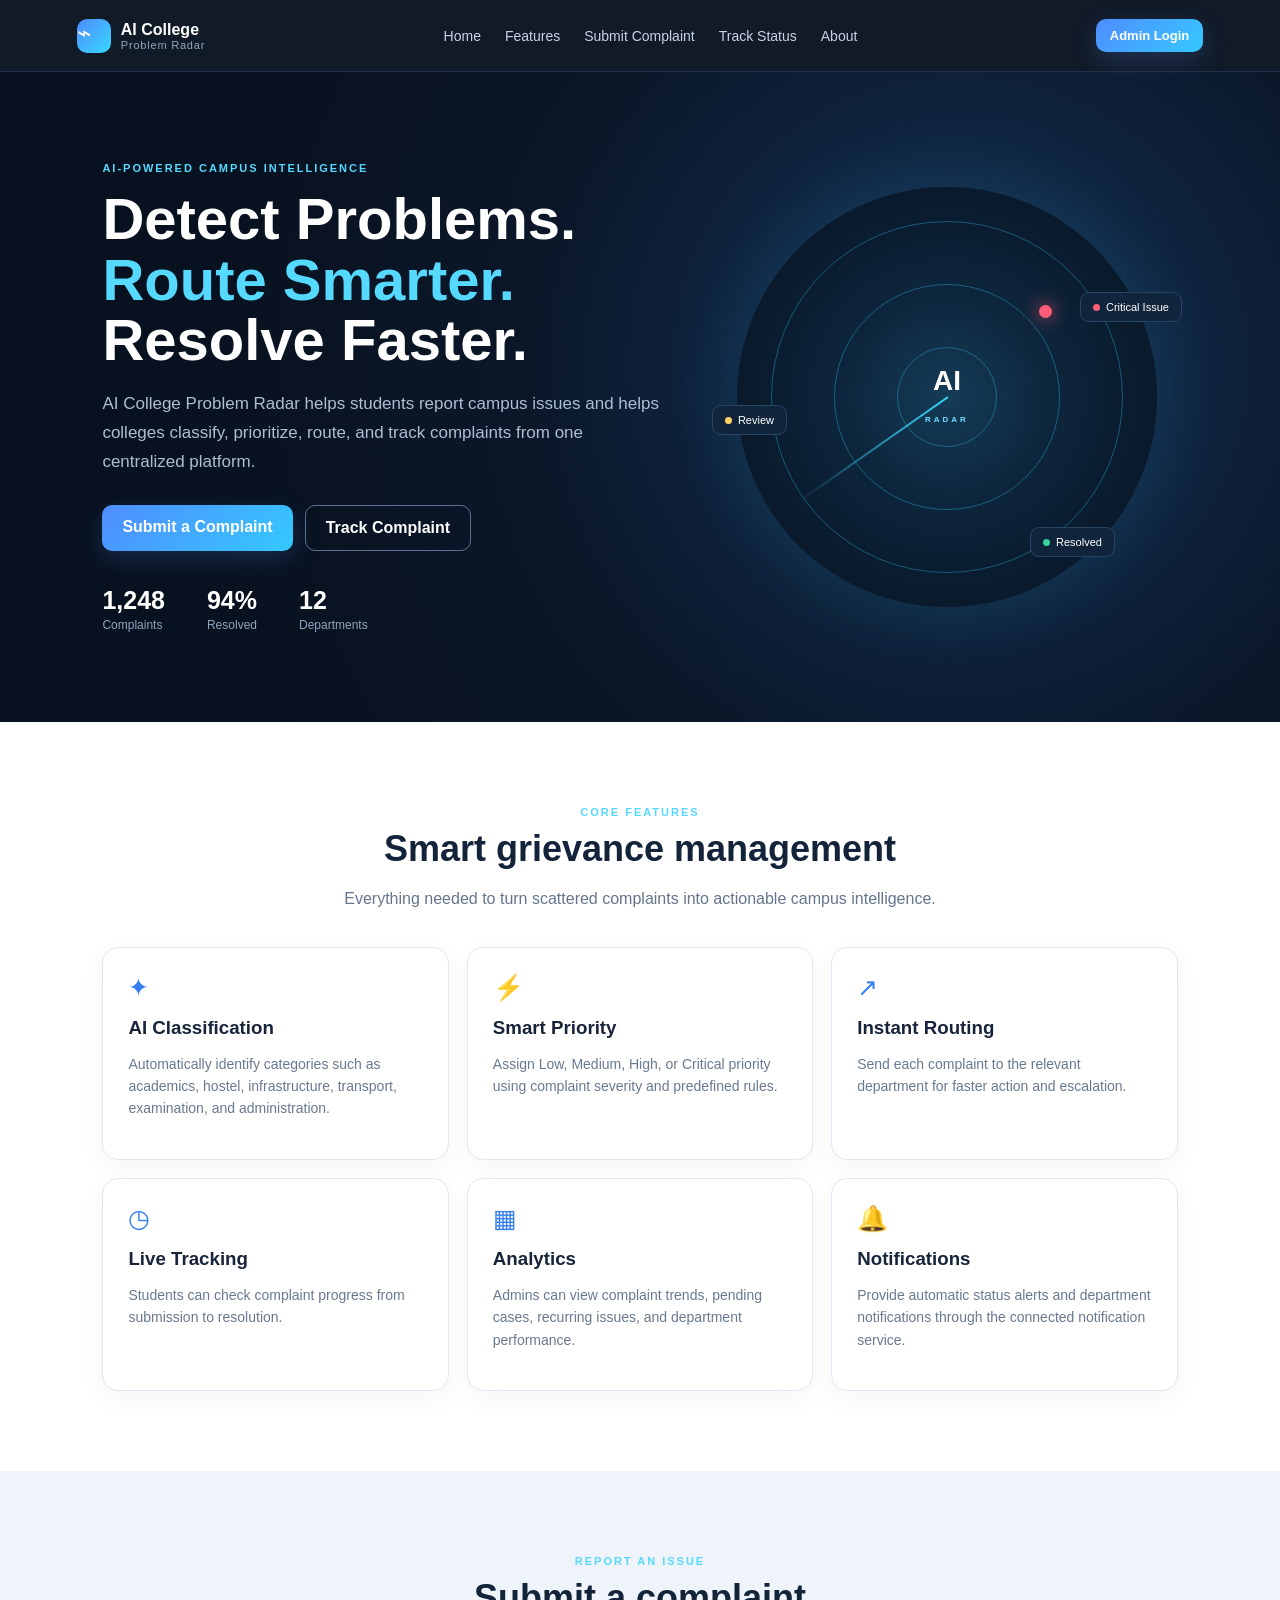
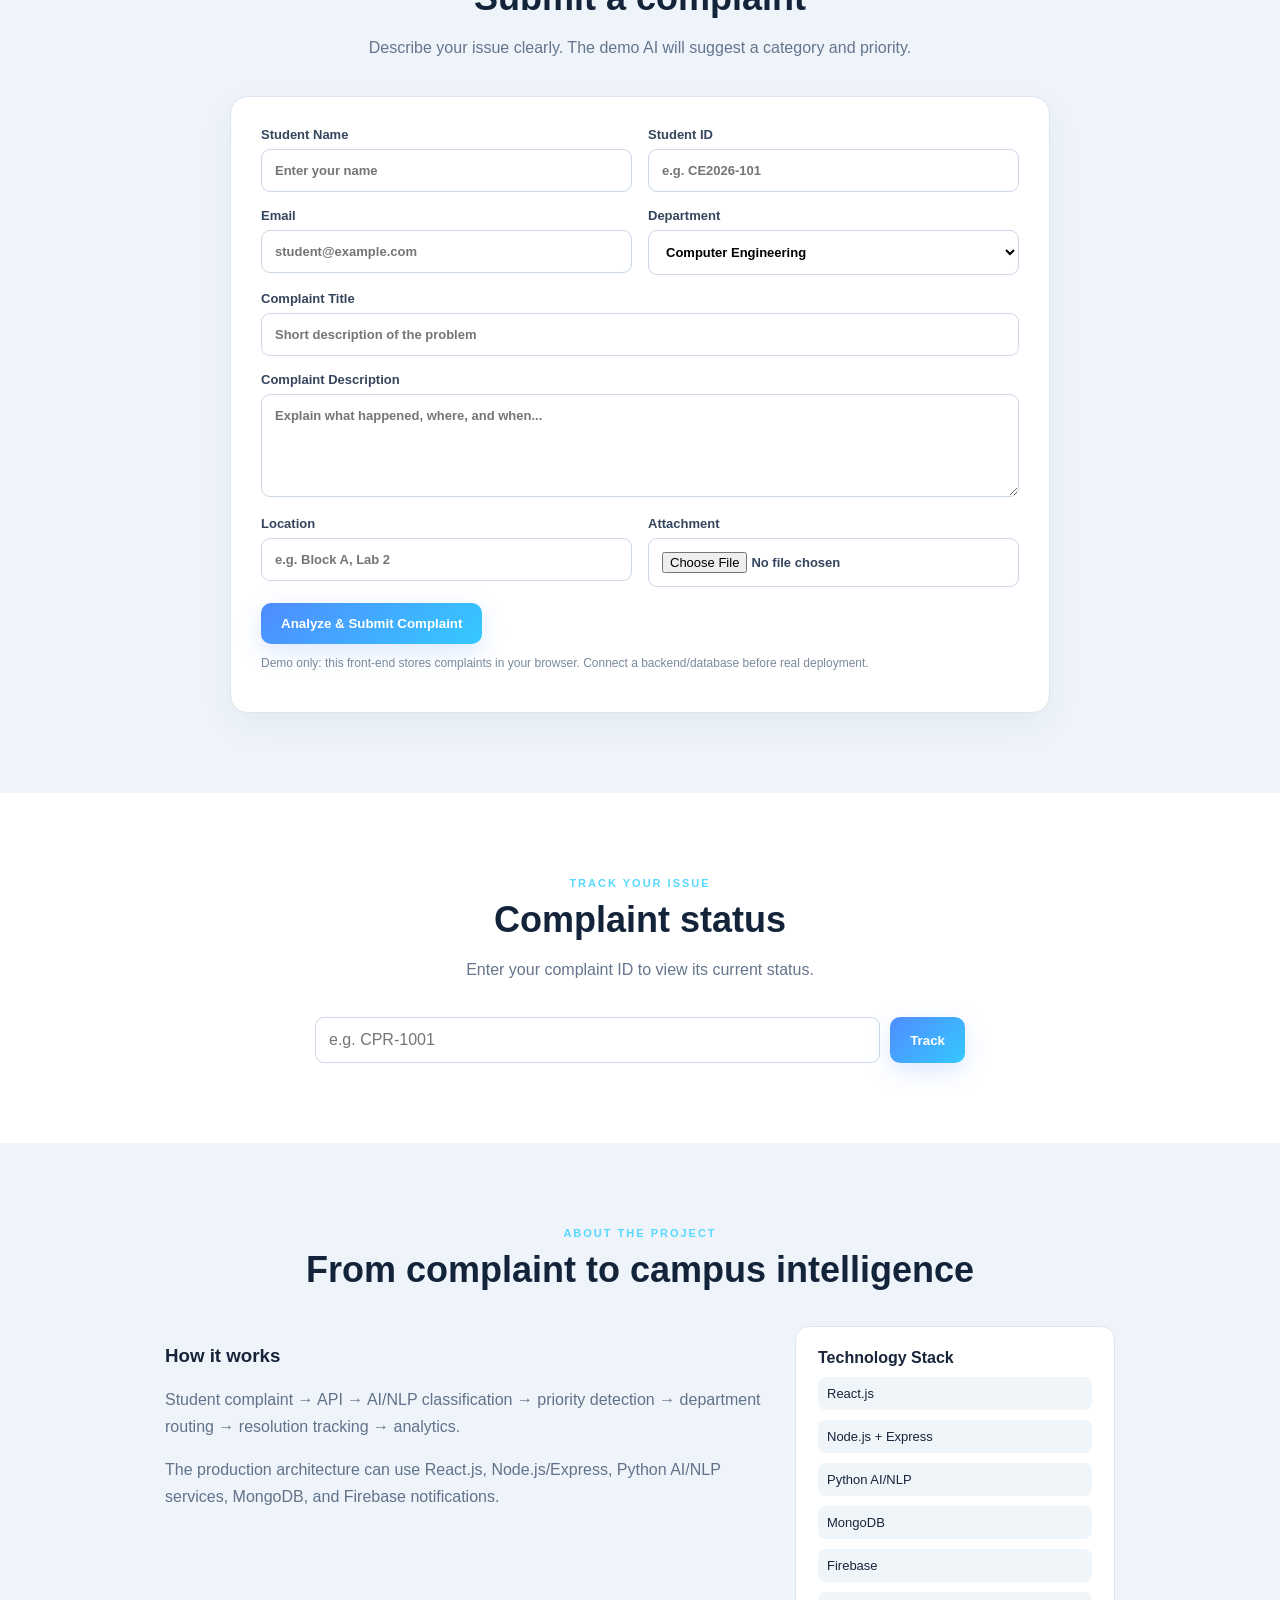
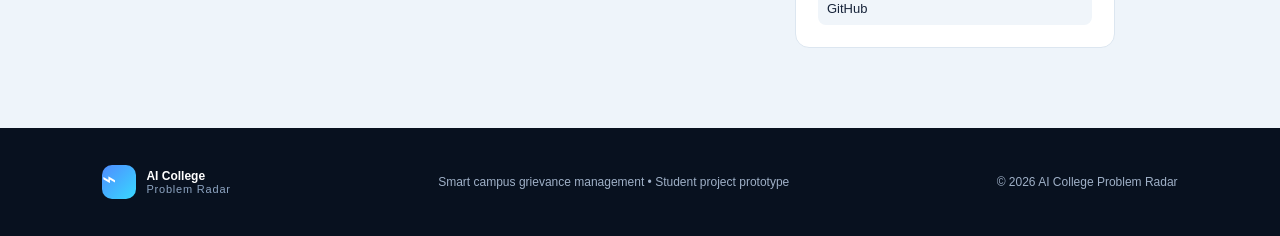
<file: ai_college_problem_radar/index.html>
<!DOCTYPE html>
<html lang="en">
<head>
  <meta charset="UTF-8" />
  <meta name="viewport" content="width=device-width, initial-scale=1.0" />
  <title>AI College Problem Radar</title>
  <link rel="stylesheet" href="style.css" />
</head>
<body>
  <header class="topbar">
    <div class="brand"><span class="logo">⌁</span><div><b>AI College</b><span>Problem Radar</span></div></div>
    <nav>
      <a href="#home">Home</a><a href="#features">Features</a><a href="#submit">Submit Complaint</a><a href="#status">Track Status</a><a href="#about">About</a>
    </nav>
    <button class="btn small" onclick="openLogin()">Admin Login</button>
  </header>

  <main>
    <section id="home" class="hero">
      <div class="hero-text">
        <div class="pill">AI-POWERED CAMPUS INTELLIGENCE</div>
        <h1>Detect Problems.<br><span>Route Smarter.</span><br>Resolve Faster.</h1>
        <p>AI College Problem Radar helps students report campus issues and helps colleges classify, prioritize, route, and track complaints from one centralized platform.</p>
        <div class="hero-actions"><a class="btn" href="#submit">Submit a Complaint</a><a class="btn ghost" href="#status">Track Complaint</a></div>
        <div class="stats"><div><b id="totalCount">1,248</b><span>Complaints</span></div><div><b>94%</b><span>Resolved</span></div><div><b>12</b><span>Departments</span></div></div>
      </div>
      <div class="radar-card">
        <div class="radar-ring r1"></div><div class="radar-ring r2"></div><div class="radar-ring r3"></div><div class="radar-line"></div><div class="radar-dot"></div>
        <div class="radar-label"><span class="dot red"></span>Critical Issue</div>
        <div class="radar-label l2"><span class="dot yellow"></span>Review</div>
        <div class="radar-label l3"><span class="dot green"></span>Resolved</div>
        <div class="radar-center">AI<br><small>RADAR</small></div>
      </div>
    </section>

    <section id="features" class="section">
      <div class="section-head"><span>CORE FEATURES</span><h2>Smart grievance management</h2><p>Everything needed to turn scattered complaints into actionable campus intelligence.</p></div>
      <div class="cards">
        <article><div class="icon">✦</div><h3>AI Classification</h3><p>Automatically identify categories such as academics, hostel, infrastructure, transport, examination, and administration.</p></article>
        <article><div class="icon">⚡</div><h3>Smart Priority</h3><p>Assign Low, Medium, High, or Critical priority using complaint severity and predefined rules.</p></article>
        <article><div class="icon">↗</div><h3>Instant Routing</h3><p>Send each complaint to the relevant department for faster action and escalation.</p></article>
        <article><div class="icon">◷</div><h3>Live Tracking</h3><p>Students can check complaint progress from submission to resolution.</p></article>
        <article><div class="icon">▦</div><h3>Analytics</h3><p>Admins can view complaint trends, pending cases, recurring issues, and department performance.</p></article>
        <article><div class="icon">🔔</div><h3>Notifications</h3><p>Provide automatic status alerts and department notifications through the connected notification service.</p></article>
      </div>
    </section>

    <section id="submit" class="section alt">
      <div class="section-head"><span>REPORT AN ISSUE</span><h2>Submit a complaint</h2><p>Describe your issue clearly. The demo AI will suggest a category and priority.</p></div>
      <form id="complaintForm" class="form-card">
        <div class="grid2"><label>Student Name<input id="studentName" required placeholder="Enter your name"></label><label>Student ID<input id="studentId" required placeholder="e.g. CE2026-101"></label></div>
        <div class="grid2"><label>Email<input id="email" type="email" required placeholder="student@example.com"></label><label>Department<select id="dept"><option>Computer Engineering</option><option>Information Technology</option><option>Mechanical Engineering</option><option>Civil Engineering</option><option>Electrical Engineering</option><option>Other</option></select></label></div>
        <label>Complaint Title<input id="title" required placeholder="Short description of the problem"></label>
        <label>Complaint Description<textarea id="description" required rows="5" placeholder="Explain what happened, where, and when..."></textarea></label>
        <div class="grid2"><label>Location<input id="location" placeholder="e.g. Block A, Lab 2"></label><label>Attachment<input id="attachment" type="file" accept="image/*,.pdf"></label></div>
        <div id="aiPreview" class="ai-preview hidden"><b>AI Analysis Preview</b><div><span id="aiCategory"></span><span id="aiPriority"></span></div><p id="aiReason"></p></div>
        <button class="btn" type="submit">Analyze & Submit Complaint</button>
        <p class="note">Demo only: this front-end stores complaints in your browser. Connect a backend/database before real deployment.</p>
      </form>
    </section>

    <section id="status" class="section">
      <div class="section-head"><span>TRACK YOUR ISSUE</span><h2>Complaint status</h2><p>Enter your complaint ID to view its current status.</p></div>
      <div class="track-box"><input id="trackId" placeholder="e.g. CPR-1001"><button class="btn" onclick="trackComplaint()">Track</button></div>
      <div id="trackResult"></div>
    </section>

    <section id="about" class="section alt">
      <div class="section-head"><span>ABOUT THE PROJECT</span><h2>From complaint to campus intelligence</h2></div>
      <div class="about-grid"><div><h3>How it works</h3><p>Student complaint → API → AI/NLP classification → priority detection → department routing → resolution tracking → analytics.</p><p>The production architecture can use React.js, Node.js/Express, Python AI/NLP services, MongoDB, and Firebase notifications.</p></div><div class="tech-list"><b>Technology Stack</b><span>React.js</span><span>Node.js + Express</span><span>Python AI/NLP</span><span>MongoDB</span><span>Firebase</span><span>GitHub</span></div></div>
    </section>
  </main>

  <footer><div class="brand"><span class="logo">⌁</span><div><b>AI College</b><span>Problem Radar</span></div></div><p>Smart campus grievance management • Student project prototype</p><p>© 2026 AI College Problem Radar</p></footer>

  <div id="loginModal" class="modal hidden"><div class="modal-card"><button class="close" onclick="closeLogin()">×</button><h2>Admin Login</h2><p class="muted">Demo credentials: admin / admin123</p><input id="adminUser" placeholder="Username"><input id="adminPass" type="password" placeholder="Password"><button class="btn" onclick="adminLogin()">Login</button><p id="loginMsg"></p></div></div>
  <script src="script.js"></script>
</body>
</html>
</file>
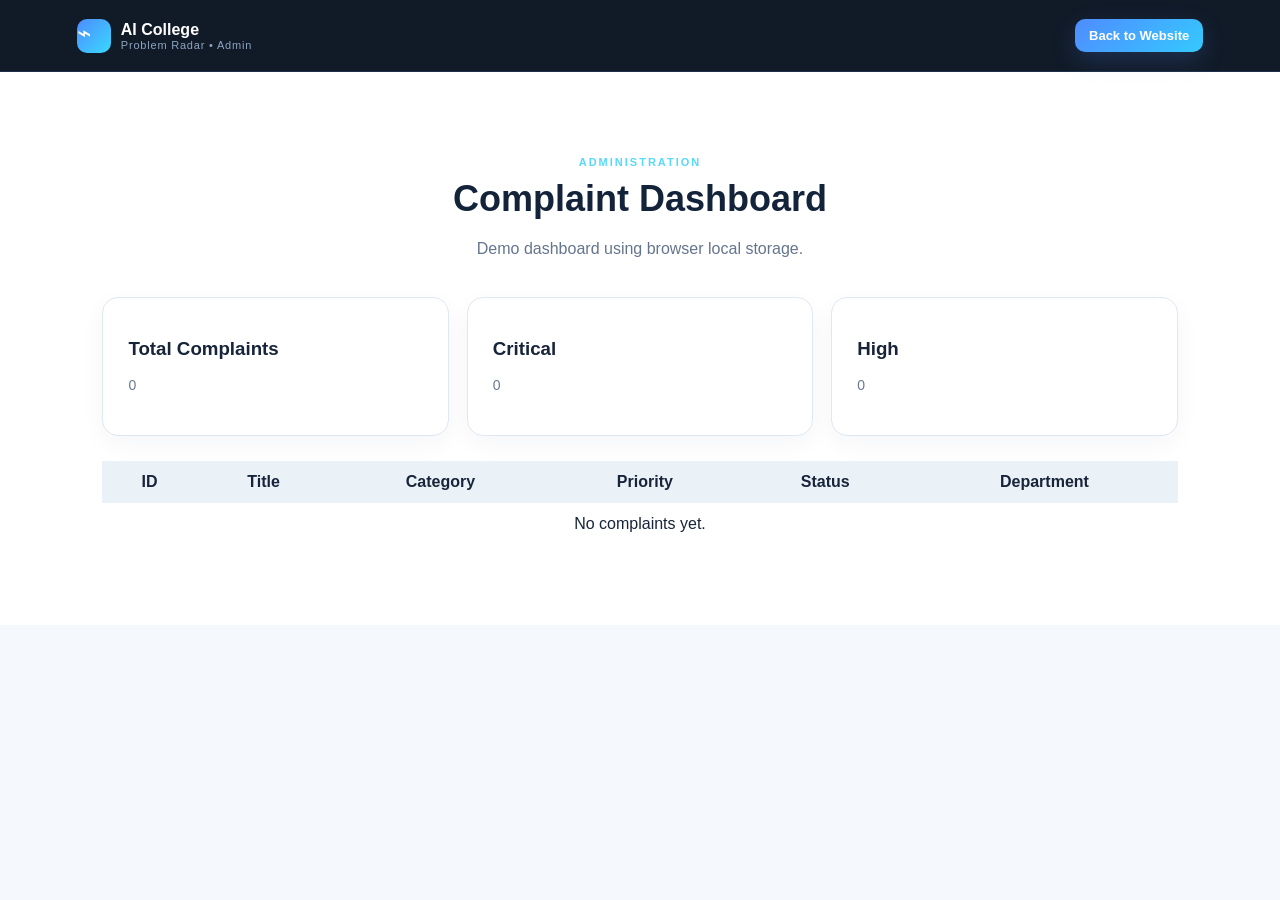
<file: ai_college_problem_radar/admin.html>
<!DOCTYPE html><html lang="en"><head><meta charset="UTF-8"><meta name="viewport" content="width=device-width,initial-scale=1"><title>Admin Dashboard - AI College Problem Radar</title><link rel="stylesheet" href="style.css"></head><body><header class="topbar"><div class="brand"><span class="logo">⌁</span><div><b>AI College</b><span>Problem Radar • Admin</span></div></div><a class="btn small" href="index.html">Back to Website</a></header><main class="section"><div class="section-head"><span>ADMINISTRATION</span><h2>Complaint Dashboard</h2><p>Demo dashboard using browser local storage.</p></div><div id="adminStats" class="cards"></div><div style="overflow:auto;margin-top:25px"><table id="complaintTable" style="width:100%;border-collapse:collapse;background:white"><thead><tr><th>ID</th><th>Title</th><th>Category</th><th>Priority</th><th>Status</th><th>Department</th></tr></thead><tbody></tbody></table></div></main><script>const all=JSON.parse(localStorage.getItem('collegeRadarComplaints')||'[]');const count=(p)=>all.filter(x=>x.priority===p).length;document.getElementById('adminStats').innerHTML=`<article><h3>Total Complaints</h3><p>${all.length}</p></article><article><h3>Critical</h3><p>${count('Critical')}</p></article><article><h3>High</h3><p>${count('High')}</p></article>`;document.querySelector('#complaintTable tbody').innerHTML=all.map(x=>`<tr><td>${x.id}</td><td>${x.title}</td><td>${x.category}</td><td>${x.priority}</td><td>${x.status}</td><td>${x.dept}</td></tr>`).join('')||'<tr><td colspan="6" style="padding:20px;text-align:center">No complaints yet.</td></tr>';document.querySelectorAll('#complaintTable th,#complaintTable td').forEach(x=>x.style.padding='12px');document.querySelectorAll('#complaintTable th').forEach(x=>x.style.background='#eaf2f8');</script></body></html>
</file>
<file: ai_college_problem_radar/style.css>
:root{--bg:#08111f;--panel:#0e1b2e;--panel2:#12243c;--text:#edf5ff;--muted:#9fb0c7;--blue:#4f8cff;--cyan:#38d9ff;--green:#38d39f;--yellow:#ffd166;--red:#ff5c77;--line:#203653}*{box-sizing:border-box}html{scroll-behavior:smooth}body{margin:0;background:#f5f8fc;color:#17243a;font-family:Inter,Segoe UI,Arial,sans-serif}.topbar{position:sticky;top:0;z-index:20;height:72px;background:rgba(8,17,31,.96);display:flex;align-items:center;justify-content:space-between;padding:0 6%;border-bottom:1px solid #1c304b}.brand{display:flex;align-items:center;gap:10px;color:white}.brand b,.brand span{display:block}.brand span:not(.logo){font-size:11px;color:#8ea5c2;letter-spacing:.8px}.logo{width:34px;height:34px;border-radius:10px;display:grid;place-items:center;background:linear-gradient(135deg,var(--blue),var(--cyan));font-size:24px}.topbar nav{display:flex;gap:24px}.topbar nav a{color:#c8d4e5;text-decoration:none;font-size:14px}.btn{border:0;background:linear-gradient(135deg,#4f8cff,#35c9ff);color:white;padding:13px 20px;border-radius:10px;font-weight:700;cursor:pointer;text-decoration:none;display:inline-block;box-shadow:0 8px 25px #4f8cff33}.btn.small{padding:9px 14px;font-size:13px}.btn.ghost{background:transparent;border:1px solid #5b7290;box-shadow:none}.hero{min-height:650px;background:radial-gradient(circle at 75% 45%,#15345a 0,#0b1729 42%,#08111f 75%);color:white;padding:90px 8%;display:grid;grid-template-columns:1.1fr .9fr;gap:50px;align-items:center}.pill,.section-head span{font-size:11px;font-weight:800;letter-spacing:2px;color:#57d8ff}.hero h1{font-size:58px;line-height:1.04;margin:15px 0 20px}.hero h1 span{color:#55d9ff}.hero p{max-width:650px;color:#aebed2;font-size:17px;line-height:1.7}.hero-actions{display:flex;gap:12px;margin:28px 0}.stats{display:flex;gap:42px;margin-top:35px}.stats b{display:block;font-size:25px}.stats span{display:block;color:#91a4be;font-size:12px;margin-top:3px}.radar-card{width:420px;height:420px;margin:auto;position:relative;border-radius:50%;background:radial-gradient(circle,#153c57 0,#0d263d 34%,#0a1b2d 65%,#091524 100%);box-shadow:0 0 80px #2ed6ff22}.radar-ring{position:absolute;border:1px solid #38d9ff55;border-radius:50%;inset:8%}.r2{inset:23%}.r3{inset:38%}.radar-line{position:absolute;left:50%;top:50%;height:43%;width:2px;background:linear-gradient(#38d9ff,transparent);transform-origin:top;transform:rotate(55deg)}.radar-dot{position:absolute;width:13px;height:13px;background:#ff5c77;border-radius:50%;left:72%;top:28%;box-shadow:0 0 18px #ff5c77}.radar-center{position:absolute;left:50%;top:50%;transform:translate(-50%,-50%);text-align:center;font-weight:900;font-size:28px}.radar-center small{font-size:8px;letter-spacing:3px;color:#73dfff}.radar-label{position:absolute;right:-25px;top:25%;background:#10243b;border:1px solid #274664;padding:8px 12px;border-radius:9px;font-size:11px}.l2{left:-25px;top:52%;right:auto}.l3{right:10%;top:auto;bottom:12%}.dot{display:inline-block;width:7px;height:7px;border-radius:50%;margin-right:6px}.red{background:var(--red)}.yellow{background:var(--yellow)}.green{background:var(--green)}.section{padding:80px 8%;background:white}.section.alt{background:#eef4fa}.section-head{text-align:center;max-width:760px;margin:0 auto 35px}.section-head h2{font-size:36px;margin:8px 0 10px;color:#13233a}.section-head p{color:#64758d;line-height:1.6}.cards{max-width:1100px;margin:auto;display:grid;grid-template-columns:repeat(3,1fr);gap:18px}.cards article{background:white;border:1px solid #dfe8f2;border-radius:16px;padding:25px;box-shadow:0 8px 25px #1b36520b}.cards .icon{font-size:25px;color:#347ff2}.cards h3{margin:15px 0 8px}.cards p{color:#687990;line-height:1.6;font-size:14px}.form-card{max-width:820px;margin:auto;background:white;padding:30px;border:1px solid #dbe5f0;border-radius:18px;box-shadow:0 12px 35px #1a34500d}.grid2{display:grid;grid-template-columns:1fr 1fr;gap:16px}label{display:block;font-size:13px;font-weight:700;margin-bottom:16px;color:#34455d}input,textarea,select{width:100%;margin-top:7px;padding:13px;border:1px solid #ccd8e6;border-radius:9px;font:inherit;outline:none;background:white}input:focus,textarea:focus,select:focus{border-color:#4f8cff;box-shadow:0 0 0 3px #4f8cff18}.ai-preview{margin:5px 0 18px;padding:16px;border-radius:12px;background:#edf7ff;border:1px solid #bfe6ff}.ai-preview div{display:flex;gap:8px;margin:10px 0}.ai-preview span{padding:6px 10px;border-radius:20px;background:#d9edff;font-size:12px;font-weight:700}.ai-preview p{margin:0;color:#52677f;font-size:13px}.hidden{display:none!important}.note,.muted{color:#7a899c;font-size:12px}.track-box{max-width:650px;margin:auto;display:flex;gap:10px}.track-box input{margin:0}.result{max-width:650px;margin:20px auto 0;padding:22px;border-radius:15px;background:#f7fbff;border:1px solid #d9e6f3}.status{font-weight:800;padding:5px 9px;border-radius:20px;background:#dff8ed;color:#08774e}.about-grid{max-width:950px;margin:auto;display:grid;grid-template-columns:1.5fr .8fr;gap:30px}.about-grid p{color:#61728a;line-height:1.7}.tech-list{display:flex;flex-direction:column;gap:10px;background:white;padding:22px;border-radius:14px;border:1px solid #dce6f0}.tech-list span{padding:9px;background:#f0f5fa;border-radius:8px;font-size:13px}footer{background:#08111f;color:#9fb0c7;padding:35px 8%;display:flex;align-items:center;justify-content:space-between;font-size:12px}.modal{position:fixed;inset:0;background:#06101dcc;display:grid;place-items:center;z-index:50}.modal-card{position:relative;width:min(420px,90%);background:white;padding:30px;border-radius:18px}.modal-card input{margin-bottom:12px}.close{position:absolute;right:16px;top:10px;border:0;background:none;font-size:27px;cursor:pointer}
@media(max-width:900px){.topbar nav{display:none}.hero{grid-template-columns:1fr;padding:65px 7%}.hero h1{font-size:43px}.radar-card{width:310px;height:310px}.cards{grid-template-columns:1fr 1fr}.about-grid{grid-template-columns:1fr}footer{flex-direction:column;gap:12px;align-items:flex-start}}@media(max-width:600px){.cards,.grid2{grid-template-columns:1fr}.section{padding:60px 6%}.hero{padding:55px 6%}.stats{gap:20px}.radar-card{width:280px;height:280px}.track-box{flex-direction:column}footer{padding:30px 6%}}
</file>
